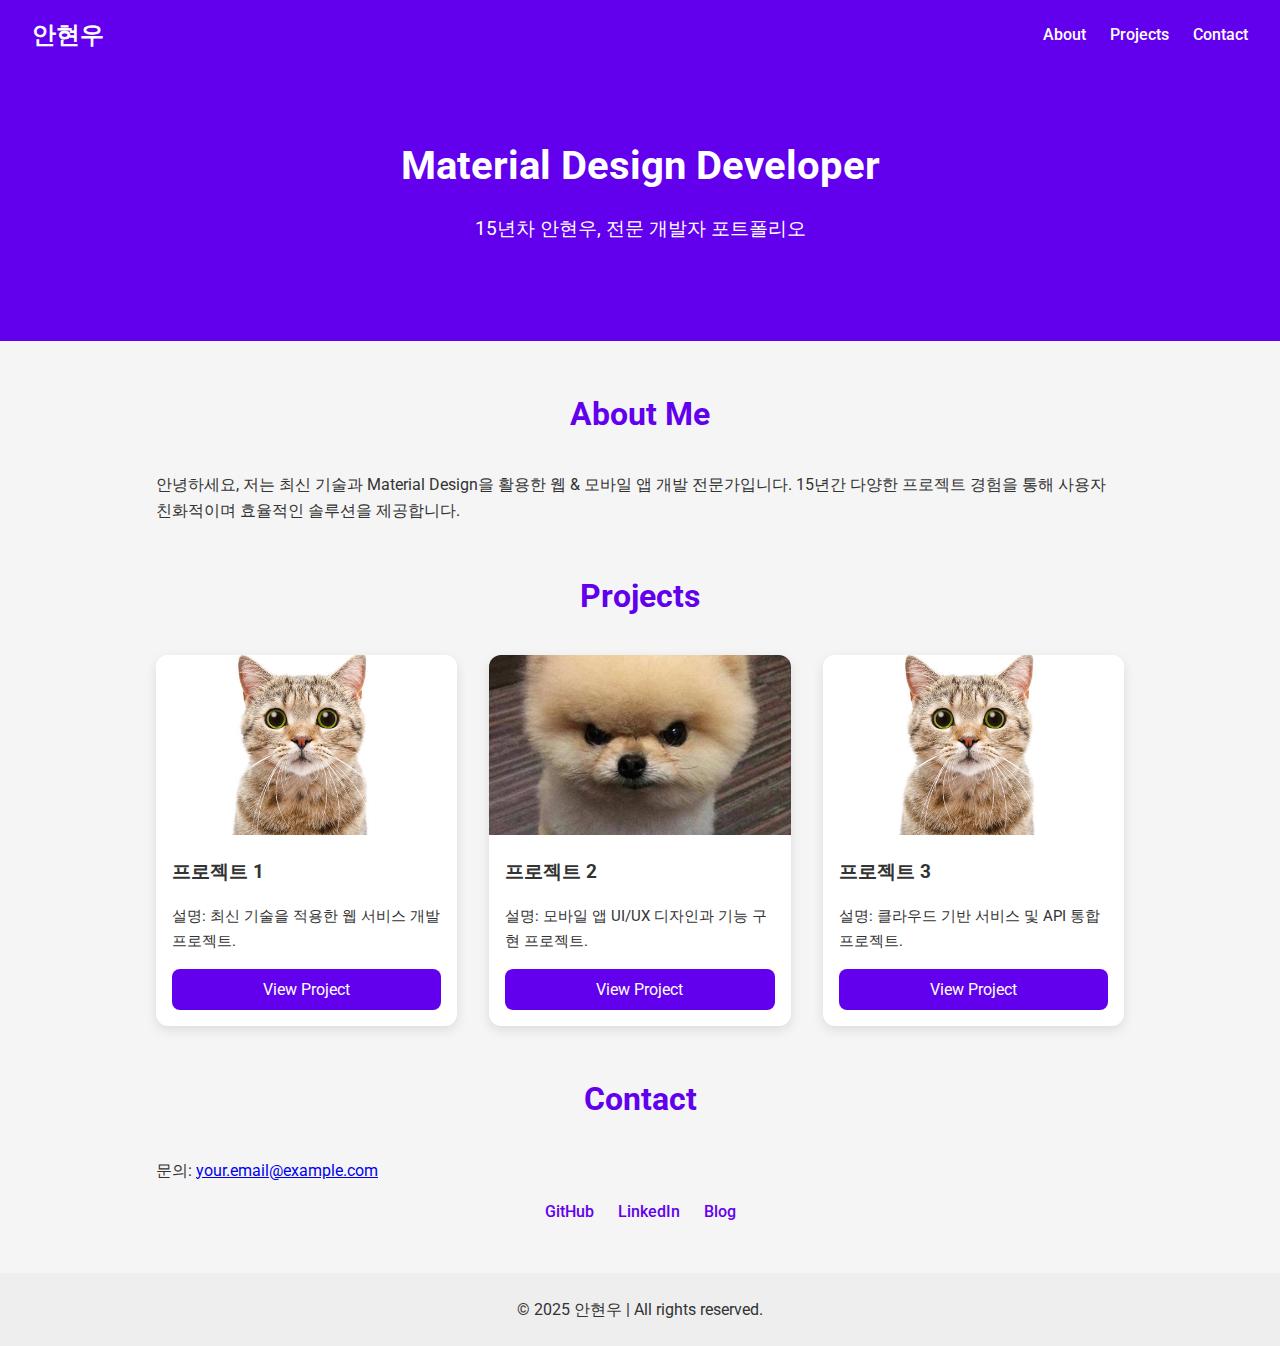
<file: index.html>
<!DOCTYPE html>
<html lang="ko">
<head>
    <meta charset="UTF-8">
    <meta name="viewport" content="width=device-width, initial-scale=1.0">
    <title>안현우 - Developer Portfolio</title>
    <link href="https://fonts.googleapis.com/css2?family=Roboto:wght@400;500;700&display=swap" rel="stylesheet">
    <link rel="stylesheet" href="css/style.css">
</head>
<body>
    <header>
        <nav>
            <div class="logo">안현우</div>
            <ul class="nav-links">
                <li><a href="#about">About</a></li>
                <li><a href="#projects">Projects</a></li>
                <li><a href="#contact">Contact</a></li>
            </ul>
        </nav>
        <div class="hero">
            <h1>Material Design Developer</h1>
            <p>15년차 안현우, 전문 개발자 포트폴리오</p>
        </div>
    </header>

    <section id="about" class="section">
        <h2>About Me</h2>
        <p>안녕하세요, 저는 최신 기술과 Material Design을 활용한 웹 & 모바일 앱 개발 전문가입니다. 15년간 다양한 프로젝트 경험을 통해 사용자 친화적이며 효율적인 솔루션을 제공합니다.</p>
    </section>

    <section id="projects" class="section">
        <h2>Projects</h2>
        <div class="projects-grid">
            <div class="project-card">
                <img src="images/project1.png" alt="Project 1">
                <h3>프로젝트 1</h3>
                <p>설명: 최신 기술을 적용한 웹 서비스 개발 프로젝트.</p>
                <a href="projects/project1.html" class="btn">View Project</a>
            </div>
            <div class="project-card">
                <img src="images/project2.png" alt="Project 2">
                <h3>프로젝트 2</h3>
                <p>설명: 모바일 앱 UI/UX 디자인과 기능 구현 프로젝트.</p>
                <a href="projects/project2.html" class="btn">View Project</a>
            </div>
            <div class="project-card">
                <img src="images/project3.png" alt="Project 3">
                <h3>프로젝트 3</h3>
                <p>설명: 클라우드 기반 서비스 및 API 통합 프로젝트.</p>
                <a href="projects/project3.html" class="btn">View Project</a>
            </div>
        </div>
    </section>

    <section id="contact" class="section">
        <h2>Contact</h2>
        <p>문의: <a href="mailto:your.email@example.com">your.email@example.com</a></p>
        <div class="social-links">
            <a href="#" target="_blank">GitHub</a>
            <a href="#" target="_blank">LinkedIn</a>
            <a href="#" target="_blank">Blog</a>
        </div>
    </section>

    <footer>
        <p>© 2025 안현우 | All rights reserved.</p>
    </footer>
</body>
</html>
</file>
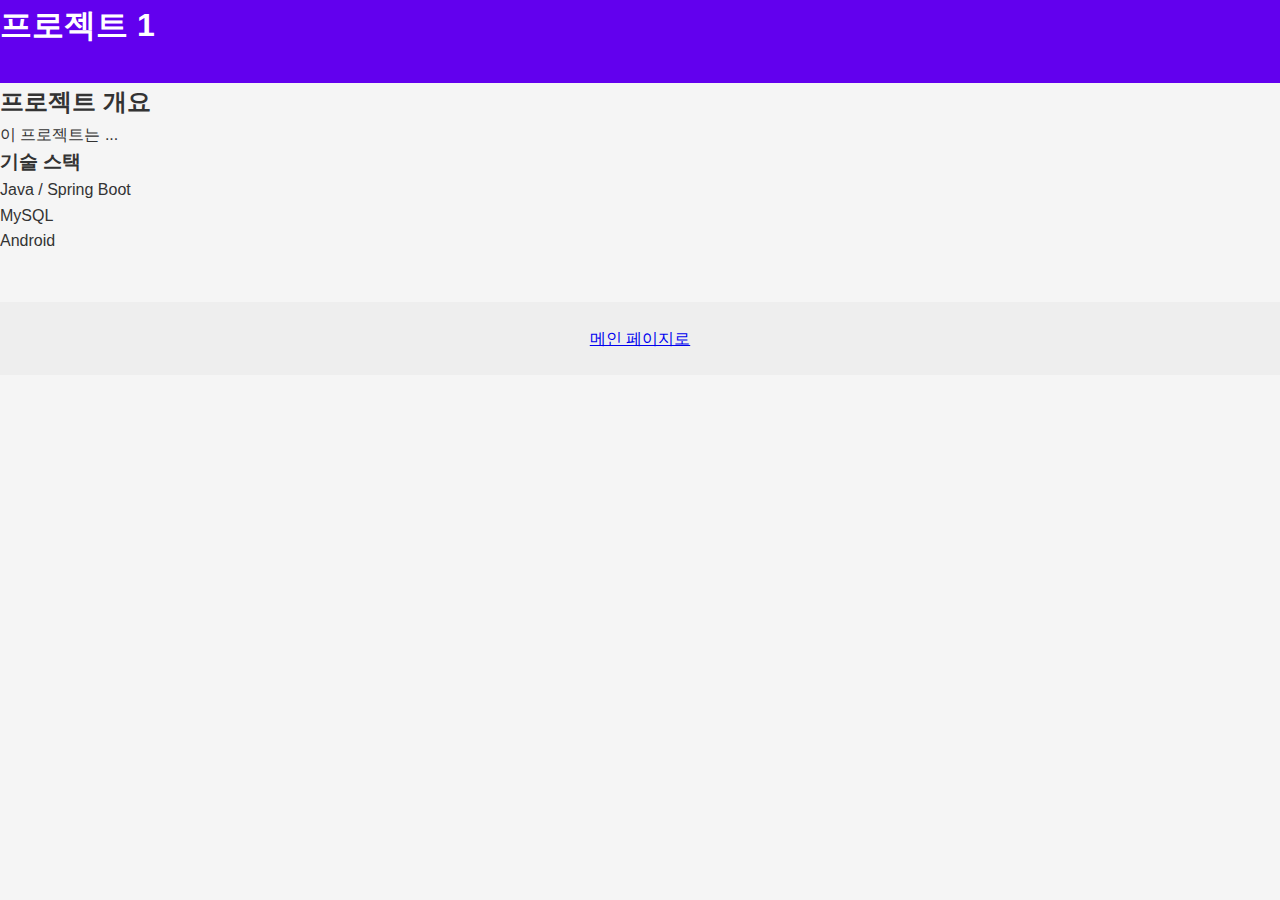
<file: projects/project1.html>
<!DOCTYPE html>
<html lang="ko">
<head>
    <meta charset="UTF-8">
    <title>프로젝트 1</title>
    <link rel="stylesheet" href="../css/style.css">
</head>
<body>
    <header>
        <h1>프로젝트 1</h1>
    </header>
    
    <section>
        <h2>프로젝트 개요</h2>
        <p>이 프로젝트는 ...</p>
        <h3>기술 스택</h3>
        <ul>
            <li>Java / Spring Boot</li>
            <li>MySQL</li>
            <li>Android</li>
        </ul>
    </section>

    <footer>
        <a href="../index.html">메인 페이지로</a>
    </footer>
</body>
</html>
</file>
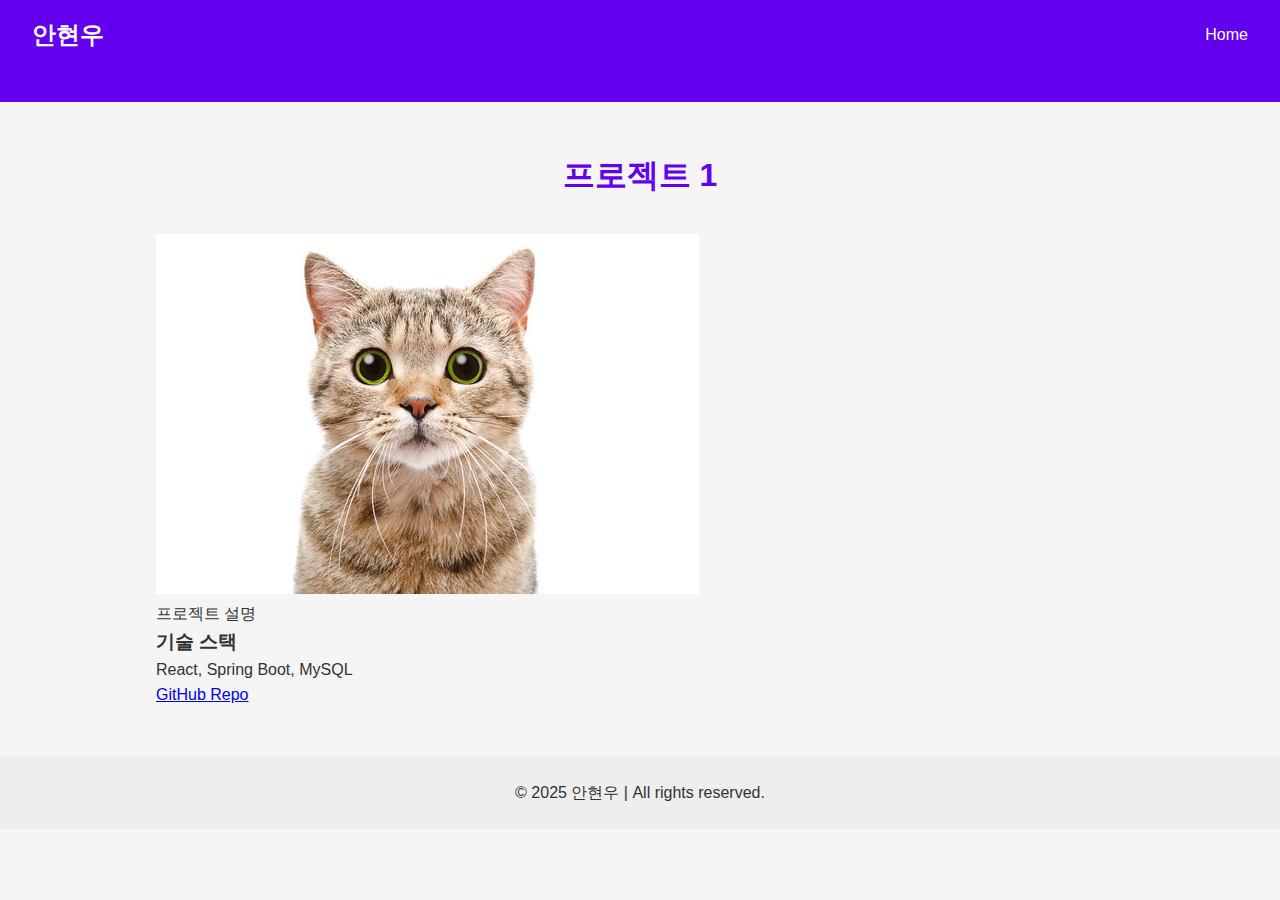
<file: projects/project2.html>
<!DOCTYPE html>
<html lang="ko">
<head>
    <meta charset="UTF-8">
    <meta name="viewport" content="width=device-width, initial-scale=1.0">
    <title>프로젝트 1</title>
    <link href="../css/style.css" rel="stylesheet">
</head>
<body>
    <header>
        <nav>
            <div class="logo">안현우</div>
            <ul class="nav-links">
                <li><a href="../index.html">Home</a></li>
            </ul>
        </nav>
    </header>

    <section class="section">
        <h2>프로젝트 1</h2>
        <img src="../images/project1.png" alt="프로젝트 1">
        <p>프로젝트 설명</p>
        <h3>기술 스택</h3>
        <p>React, Spring Boot, MySQL</p>
        <a href="https://github.com/your/project1" class="btn" target="_blank">GitHub Repo</a>
    </section>

    <footer>
        <p>© 2025 안현우 | All rights reserved.</p>
    </footer>
</body>
</html>
</file>
<file: css/style.css>
* {
    box-sizing: border-box;
    margin: 0;
    padding: 0;
    font-family: 'Roboto', sans-serif;
}

body {
    background-color: #f5f5f5;
    color: #333;
    line-height: 1.6;
}

header {
    background-color: #6200ee;
    color: white;
    padding-bottom: 2rem;
}

nav {
    display: flex;
    justify-content: space-between;
    align-items: center;
    padding: 1rem 2rem;
}

nav .logo {
    font-weight: 700;
    font-size: 1.5rem;
}

nav .nav-links {
    list-style: none;
    display: flex;
    gap: 1.5rem;
}

nav .nav-links a {
    color: white;
    text-decoration: none;
    font-weight: 500;
}

.hero {
    text-align: center;
    padding: 4rem 2rem;
}

.hero h1 {
    font-size: 2.5rem;
    margin-bottom: 1rem;
}

.hero p {
    font-size: 1.2rem;
}

.section {
    max-width: 1000px;
    margin: 3rem auto;
    padding: 0 1rem;
}

.section h2 {
    text-align: center;
    font-size: 2rem;
    margin-bottom: 2rem;
    color: #6200ee;
}

.projects-grid {
    display: grid;
    grid-template-columns: repeat(auto-fit, minmax(280px, 1fr));
    gap: 2rem;
}

.project-card {
    background-color: white;
    border-radius: 12px;
    box-shadow: 0 4px 12px rgba(0,0,0,0.1);
    overflow: hidden;
    transition: transform 0.3s ease, box-shadow 0.3s ease;
}

.project-card img {
    width: 100%;
    height: 180px;
    object-fit: cover;
}

.project-card h3 {
    margin: 1rem;
    color: #333;
}

.project-card p {
    margin: 0 1rem 1rem 1rem;
    font-size: 0.95rem;
}

.project-card .btn {
    display: block;
    text-align: center;
    margin: 0 1rem 1rem 1rem;
    padding: 0.5rem 0;
    background-color: #6200ee;
    color: white;
    text-decoration: none;
    border-radius: 8px;
    transition: background-color 0.3s ease;
}

.project-card:hover {
    transform: translateY(-5px);
    box-shadow: 0 8px 20px rgba(0,0,0,0.15);
}

.project-card .btn:hover {
    background-color: #3700b3;
}

.social-links {
    display: flex;
    justify-content: center;
    gap: 1.5rem;
    margin-top: 1rem;
}

.social-links a {
    text-decoration: none;
    color: #6200ee;
    font-weight: 500;
    transition: color 0.3s ease;
}

.social-links a:hover {
    color: #3700b3;
}

footer {
    text-align: center;
    padding: 1.5rem;
    background-color: #eee;
    margin-top: 3rem;
}

@media(max-width: 600px) {
    .hero h1 {
        font-size: 2rem;
    }
    .hero p {
        font-size: 1rem;
    }
}
</file>
